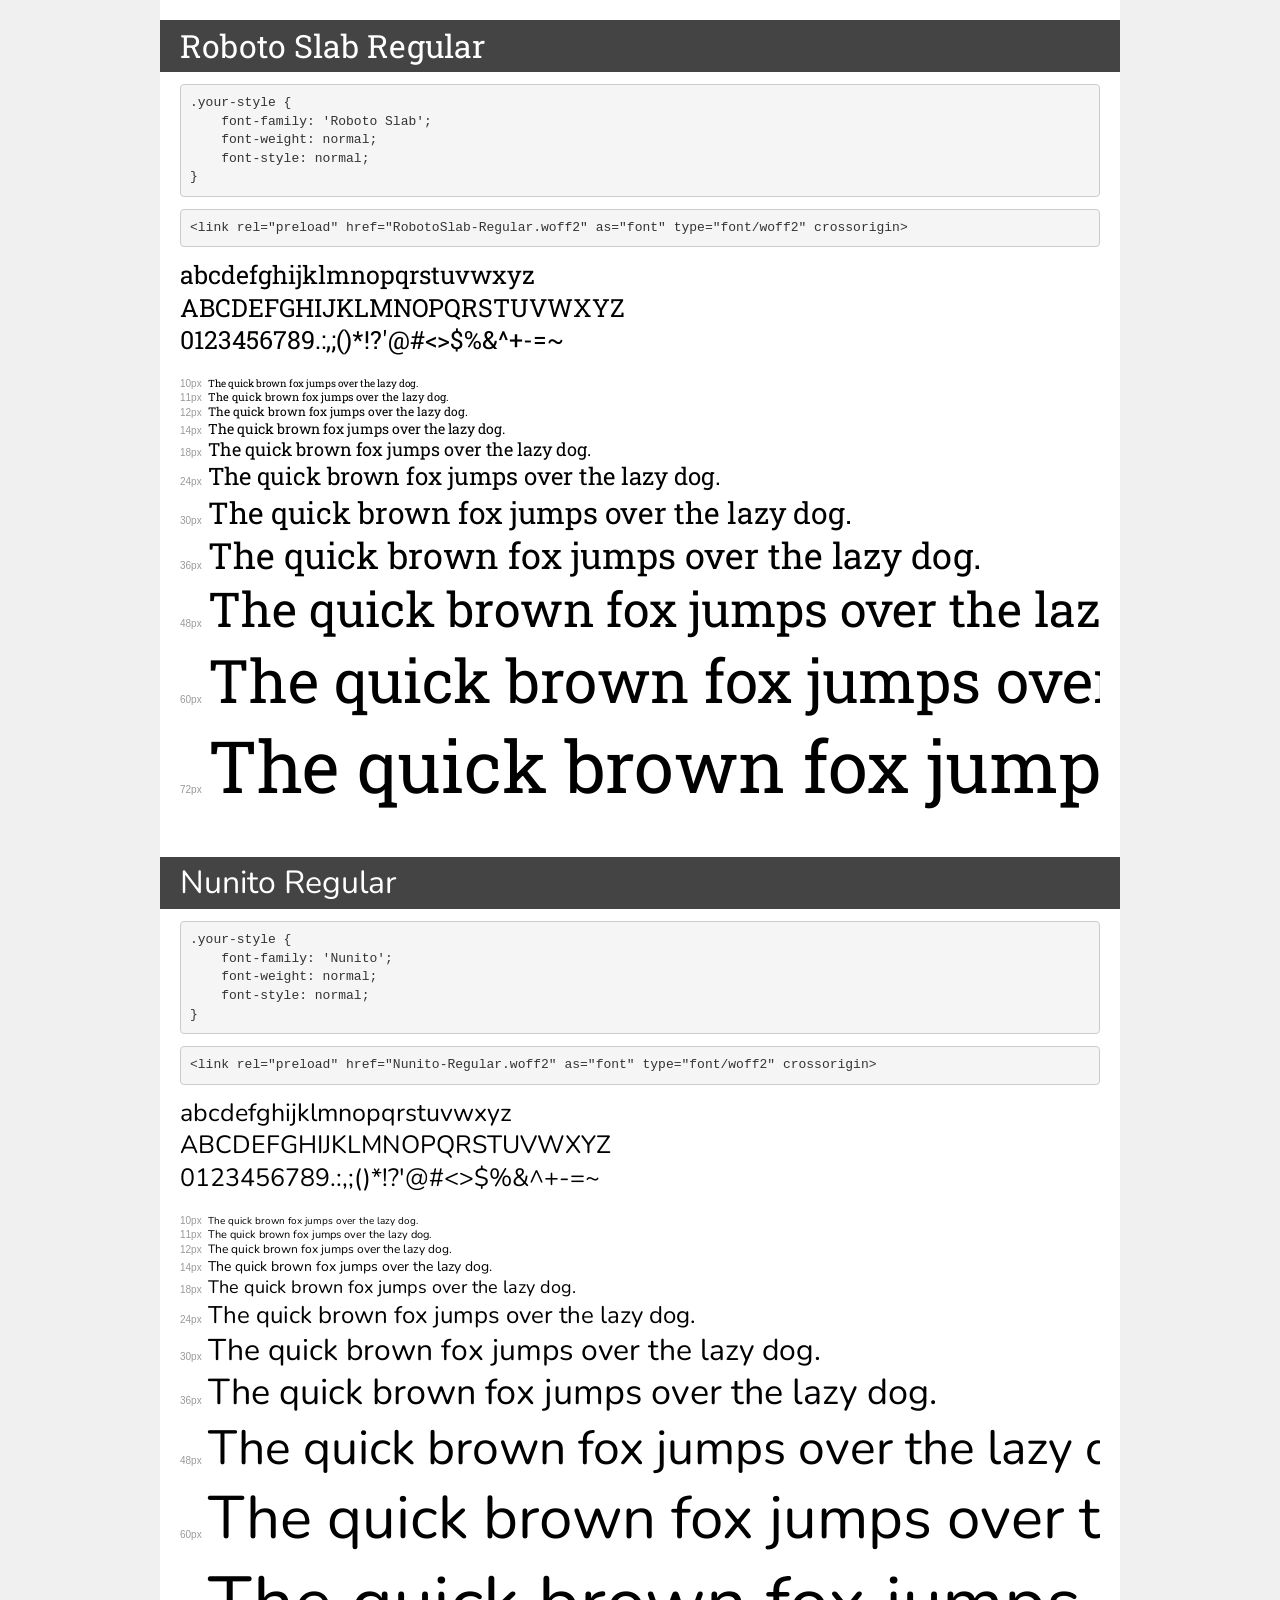
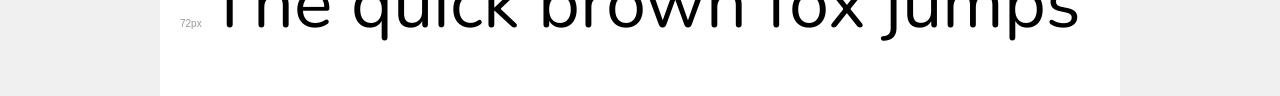
<file: fonts/demo.html>
<!DOCTYPE html>
<html lang="en">
<head>
    <meta charset="utf-8">
    <meta http-equiv="X-UA-Compatible" content="IE=edge">
    <meta name="viewport" content="width=device-width, initial-scale=1">
    <meta name="robots" content="noindex, noarchive">
    <meta name="format-detection" content="telephone=no">
    <title>Transfonter demo</title>
    <link href="stylesheet.css" rel="stylesheet">
    <style>
        /*
        http://meyerweb.com/eric/tools/css/reset/
        v2.0 | 20110126
        License: none (public domain)
        */
        html, body, div, span, applet, object, iframe,
        h1, h2, h3, h4, h5, h6, p, blockquote, pre,
        a, abbr, acronym, address, big, cite, code,
        del, dfn, em, img, ins, kbd, q, s, samp,
        small, strike, strong, sub, sup, tt, var,
        b, u, i, center,
        dl, dt, dd, ol, ul, li,
        fieldset, form, label, legend,
        table, caption, tbody, tfoot, thead, tr, th, td,
        article, aside, canvas, details, embed,
        figure, figcaption, footer, header, hgroup,
        menu, nav, output, ruby, section, summary,
        time, mark, audio, video {
            margin: 0;
            padding: 0;
            border: 0;
            font-size: 100%;
            font: inherit;
            vertical-align: baseline;
        }
        /* HTML5 display-role reset for older browsers */
        article, aside, details, figcaption, figure,
        footer, header, hgroup, menu, nav, section {
            display: block;
        }
        body {
            line-height: 1;
        }
        ol, ul {
            list-style: none;
        }
        blockquote, q {
            quotes: none;
        }
        blockquote:before, blockquote:after,
        q:before, q:after {
            content: '';
            content: none;
        }
        table {
            border-collapse: collapse;
            border-spacing: 0;
        }
        /* demo styles */
        body {
            background: #f0f0f0;
            color: #000;
        }
        .page {
            background: #fff;
            width: 920px;
            margin: 0 auto;
            padding: 20px 20px 0 20px;
            overflow: hidden;
        }
        .font-container {
            overflow-x: auto;
            overflow-y: hidden;
            margin-bottom: 40px;
            line-height: 1.3;
            white-space: nowrap;
            padding-bottom: 5px;
        }
        h1 {
            position: relative;
            background: #444;
            font-size: 32px;
            color: #fff;
            padding: 10px 20px;
            margin: 0 -20px 12px -20px;
        }
        .letters {
            font-size: 25px;
            margin-bottom: 20px;
        }
        .s10:before {
            content: '10px';
        }
        .s11:before {
            content: '11px';
        }
        .s12:before {
            content: '12px';
        }
        .s14:before {
            content: '14px';
        }
        .s18:before {
            content: '18px';
        }
        .s24:before {
            content: '24px';
        }
        .s30:before {
            content: '30px';
        }
        .s36:before {
            content: '36px';
        }
        .s48:before {
            content: '48px';
        }
        .s60:before {
            content: '60px';
        }
        .s72:before {
            content: '72px';
        }
        .s10:before, .s11:before, .s12:before, .s14:before,
        .s18:before, .s24:before, .s30:before, .s36:before,
        .s48:before, .s60:before, .s72:before {
            font-family: Arial, sans-serif;
            font-size: 10px;
            font-weight: normal;
            font-style: normal;
            color: #999;
            padding-right: 6px;
        }
        pre {
            display: block;
            padding: 9px;
            margin: 0 0 12px;
            font-family: Monaco, Menlo, Consolas, "Courier New", monospace;
            font-size: 13px;
            line-height: 1.428571429;
            color: #333;
            font-weight: normal;
            font-style: normal;
            background-color: #f5f5f5;
            border: 1px solid #ccc;
            overflow-x: auto;
            border-radius: 4px;
        }
        /* responsive */
        @media (max-width: 959px) {
            .page {
                width: auto;
                margin: 0;
            }
        }
    </style>
</head>
<body>
<div class="page">
    <div class="demo">
        <h1 style="font-family: 'Roboto Slab'; font-weight: normal; font-style: normal;">Roboto Slab Regular</h1>
        <pre title="Usage">.your-style {
    font-family: 'Roboto Slab';
    font-weight: normal;
    font-style: normal;
}</pre>
        <pre title="Preload (optional)">
&lt;link rel=&quot;preload&quot; href=&quot;RobotoSlab-Regular.woff2&quot; as=&quot;font&quot; type=&quot;font/woff2&quot; crossorigin&gt;</pre>
        <div class="font-container" style="font-family: 'Roboto Slab'; font-weight: normal; font-style: normal;">
            <p class="letters">
                abcdefghijklmnopqrstuvwxyz<br>
ABCDEFGHIJKLMNOPQRSTUVWXYZ<br>
                0123456789.:,;()*!?'@#&lt;&gt;$%&^+-=~
            </p>
            <p class="s10" style="font-size: 10px;">The quick brown fox jumps over the lazy dog.</p>
            <p class="s11" style="font-size: 11px;">The quick brown fox jumps over the lazy dog.</p>
            <p class="s12" style="font-size: 12px;">The quick brown fox jumps over the lazy dog.</p>
            <p class="s14" style="font-size: 14px;">The quick brown fox jumps over the lazy dog.</p>
            <p class="s18" style="font-size: 18px;">The quick brown fox jumps over the lazy dog.</p>
            <p class="s24" style="font-size: 24px;">The quick brown fox jumps over the lazy dog.</p>
            <p class="s30" style="font-size: 30px;">The quick brown fox jumps over the lazy dog.</p>
            <p class="s36" style="font-size: 36px;">The quick brown fox jumps over the lazy dog.</p>
            <p class="s48" style="font-size: 48px;">The quick brown fox jumps over the lazy dog.</p>
            <p class="s60" style="font-size: 60px;">The quick brown fox jumps over the lazy dog.</p>
            <p class="s72" style="font-size: 72px;">The quick brown fox jumps over the lazy dog.</p>
        </div>
    </div>

    <div class="demo">
        <h1 style="font-family: 'Nunito'; font-weight: normal; font-style: normal;">Nunito Regular</h1>
        <pre title="Usage">.your-style {
    font-family: 'Nunito';
    font-weight: normal;
    font-style: normal;
}</pre>
        <pre title="Preload (optional)">
&lt;link rel=&quot;preload&quot; href=&quot;Nunito-Regular.woff2&quot; as=&quot;font&quot; type=&quot;font/woff2&quot; crossorigin&gt;</pre>
        <div class="font-container" style="font-family: 'Nunito'; font-weight: normal; font-style: normal;">
            <p class="letters">
                abcdefghijklmnopqrstuvwxyz<br>
ABCDEFGHIJKLMNOPQRSTUVWXYZ<br>
                0123456789.:,;()*!?'@#&lt;&gt;$%&^+-=~
            </p>
            <p class="s10" style="font-size: 10px;">The quick brown fox jumps over the lazy dog.</p>
            <p class="s11" style="font-size: 11px;">The quick brown fox jumps over the lazy dog.</p>
            <p class="s12" style="font-size: 12px;">The quick brown fox jumps over the lazy dog.</p>
            <p class="s14" style="font-size: 14px;">The quick brown fox jumps over the lazy dog.</p>
            <p class="s18" style="font-size: 18px;">The quick brown fox jumps over the lazy dog.</p>
            <p class="s24" style="font-size: 24px;">The quick brown fox jumps over the lazy dog.</p>
            <p class="s30" style="font-size: 30px;">The quick brown fox jumps over the lazy dog.</p>
            <p class="s36" style="font-size: 36px;">The quick brown fox jumps over the lazy dog.</p>
            <p class="s48" style="font-size: 48px;">The quick brown fox jumps over the lazy dog.</p>
            <p class="s60" style="font-size: 60px;">The quick brown fox jumps over the lazy dog.</p>
            <p class="s72" style="font-size: 72px;">The quick brown fox jumps over the lazy dog.</p>
        </div>
    </div>

</div>
</body>
</html>
</file>
<file: fonts/stylesheet.css>
@font-face {
    font-family: 'Roboto Slab';
    src: url('RobotoSlab-Regular.woff2') format('woff2'),
        url('RobotoSlab-Regular.woff') format('woff');
    font-weight: normal;
    font-style: normal;
    font-display: swap;
}

@font-face {
    font-family: 'Nunito';
    src: url('Nunito-Regular.woff2') format('woff2'),
        url('Nunito-Regular.woff') format('woff');
    font-weight: normal;
    font-style: normal;
    font-display: swap;
}
</file>
